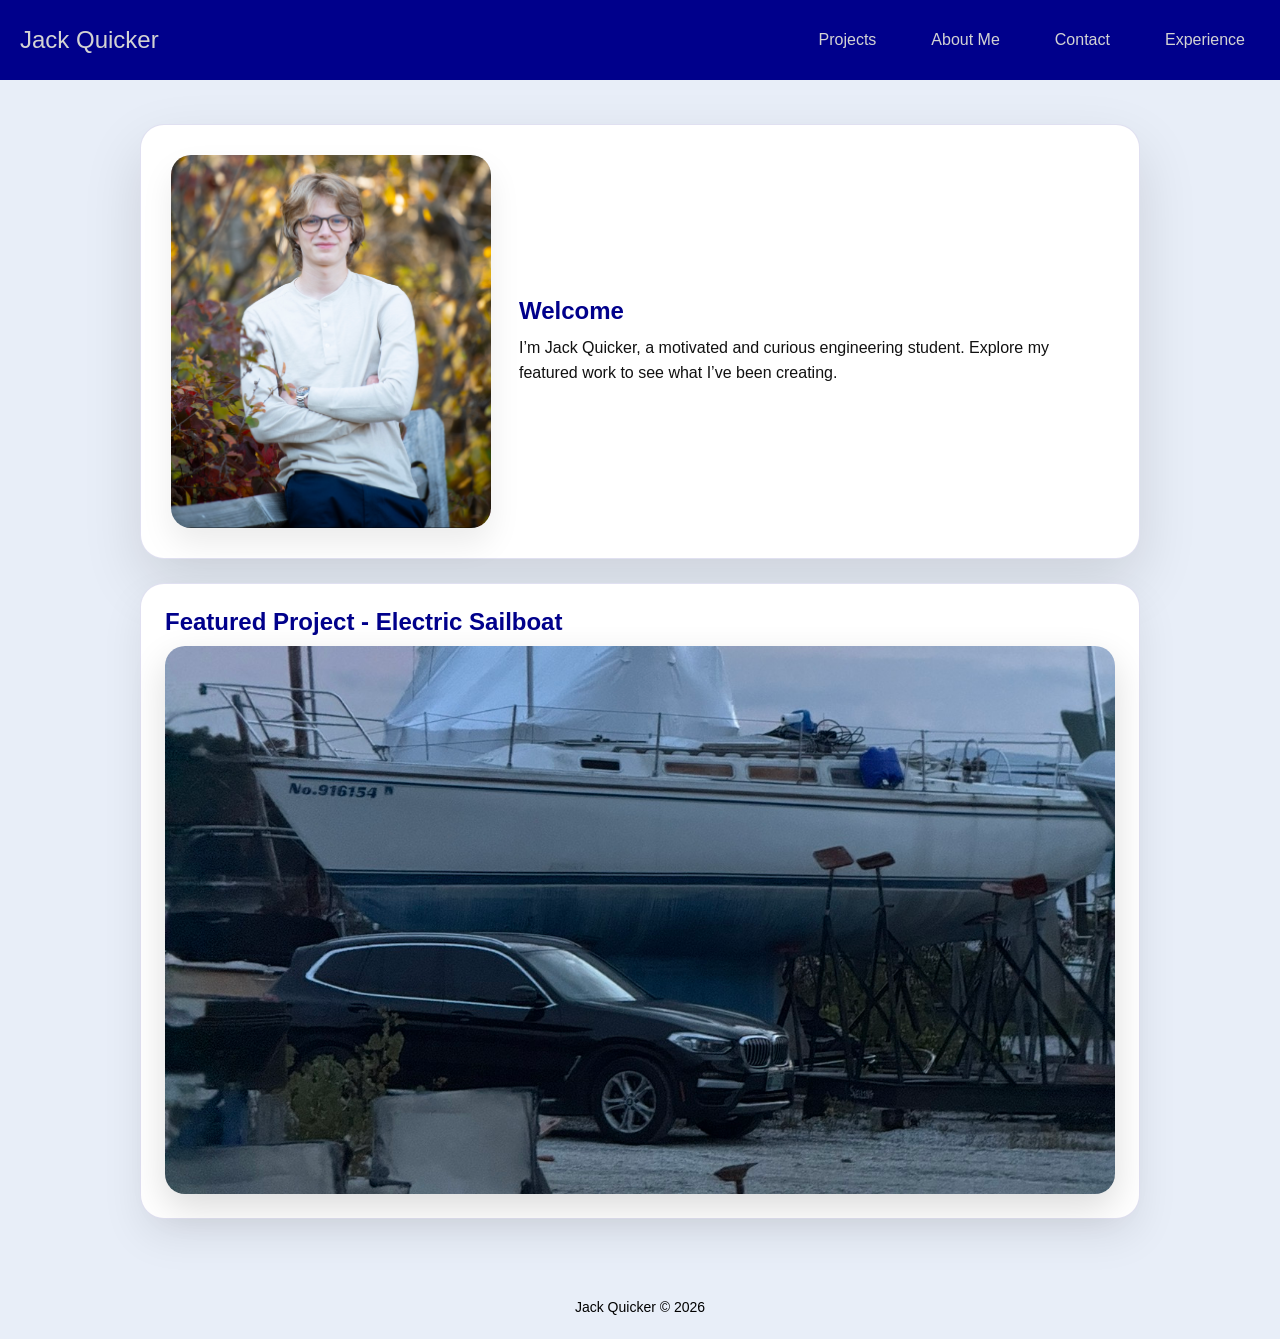
<file: index.html>
<!DOCTYPE html>
<html lang="en">
<head>
  <meta charset="UTF-8">
  <title>Jack Quicker</title>
  <link rel="stylesheet" href="css/style.css">
</head>
<body>

  <div id="top-bar">
    <div id="name">Jack Quicker</div>
    <div id="nav-buttons">
      <a href="projects.html" class="button">Projects</a>
      <a href="about.html" class="button">About Me</a>
      <a href="contact.html" class="button">Contact</a>
      <div class="nav-item dropdown">
        <a href="experience.html" class="button" aria-haspopup="true">Experience</a>
        <div class="dropdown-menu">
          <a href="experience.html?filter=all">All Experience</a>
          <a href="experience.html?filter=engineering">Engineering Work</a>
          <a href="experience.html?filter=work">Work</a>
          <a href="experience.html?filter=education">Education</a>
        </div>
      </div>
    </div>
  </div>

  <div class="home-content">
    <div class="intro-section">
      <img src="images/jack-img.PNG" alt="Jack Quicker" id="profile-img">
      <div class="intro-text">
        <h2>Welcome</h2>
        <p>I’m Jack Quicker, a motivated and curious engineering student. Explore my featured work to see what I’ve been creating.</p>
      </div>
    </div>

    <div class="featured-project-section">
      <h2>Featured Project - Electric Sailboat</h2>
      <a href="projects.html" class="featured-project-link" aria-label="View featured project">
        <img src="images/boat-car.jpg" alt="Featured project: electric boat conversion" class="featured-image">
        <div class="featured-project-overlay">
          <h3>Electric Sailboat Conversion</h3>
          <p>Explore the full project</p>
          <p>Photo - Falmari in 2025</p>
        </div>
      </a>
    </div>
  </div>

  <script src="js/script.js"></script>
  <p id="footer">Jack Quicker © 2026 </p>
</body>
</html>
</file>
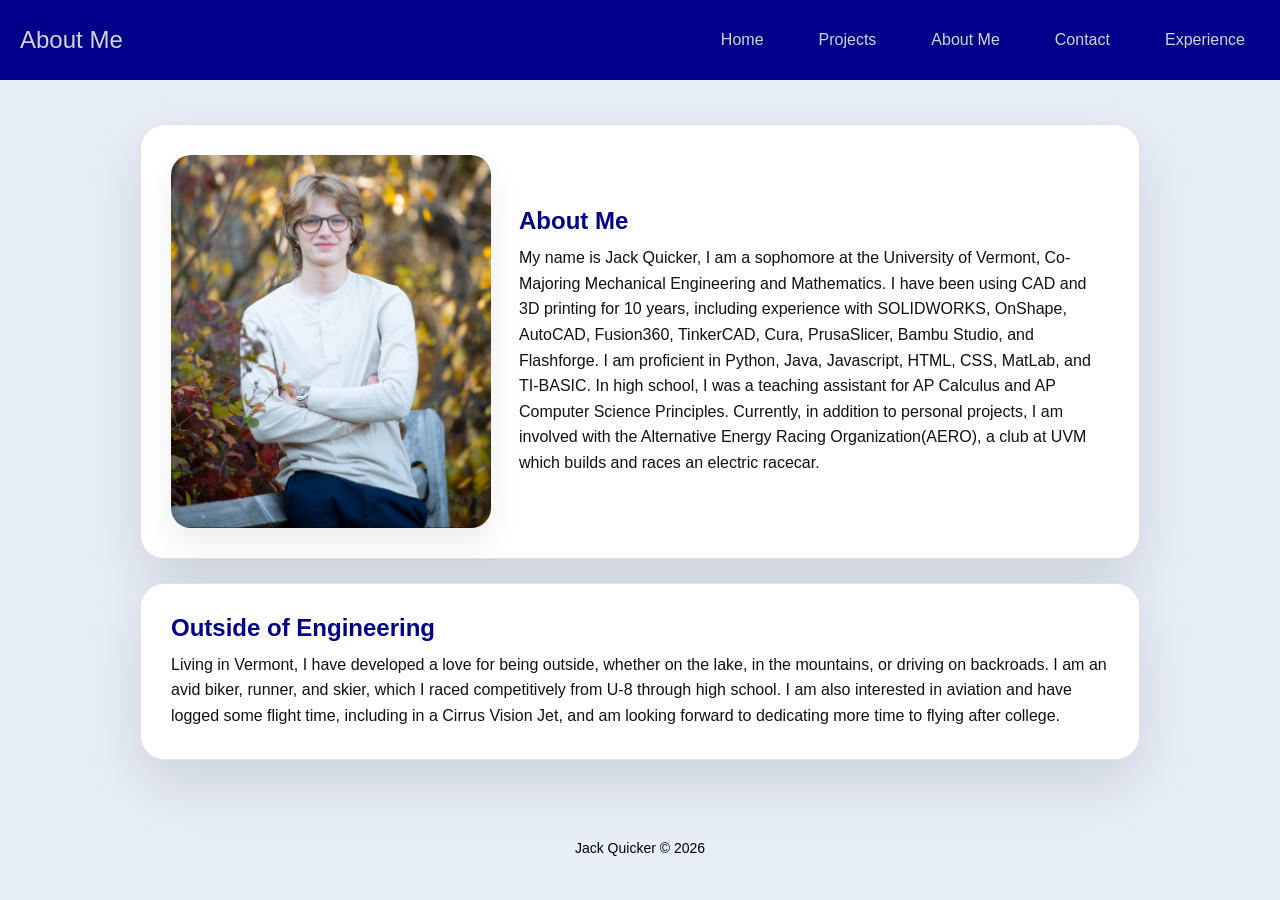
<file: about.html>
<!DOCTYPE html>
<html lang="en">
<head>
  <meta charset="UTF-8">
  <title>About Me</title>
  <link rel="stylesheet" href="css/style.css">
</head>
<body>

  <div id="top-bar">
    <div id="name">About Me</div>
    <div id="nav-buttons">
      <a href="index.html" class="button">Home</a>
      <a href="projects.html" class="button">Projects</a>
      <a href="about.html" class="button">About Me</a>
      <a href="contact.html" class="button">Contact</a>
      <div class="nav-item dropdown">
        <a href="experience.html" class="button" aria-haspopup="true">Experience</a>
        <div class="dropdown-menu">
          <a href="experience.html?filter=all">All Experience</a>
          <a href="experience.html?filter=engineering">Engineering Work</a>
          <a href="experience.html?filter=work">Work</a>
          <a href="experience.html?filter=education">Education</a>
        </div>
      </div>
    </div>
  </div>

  <div class="home-content">
    <div class="intro-section">
      <img src="images/jack-img.PNG" alt="Jack Quicker" id="profile-img">
      <div class="intro-text">
        <h2>About Me</h2>
        <p>My name is Jack Quicker, I am a sophomore at the University of Vermont, Co-Majoring Mechanical Engineering and Mathematics. I have been using CAD and 3D printing for 10 years, including experience with SOLIDWORKS, OnShape, AutoCAD, Fusion360, TinkerCAD, Cura, PrusaSlicer, Bambu Studio, and Flashforge. I am proficient in Python, Java, Javascript, HTML, CSS, MatLab, and TI-BASIC. In high school, I was a teaching assistant for AP Calculus and AP Computer Science Principles. Currently, in addition to personal projects, I am involved with the Alternative Energy Racing Organization(AERO), a club at UVM which builds and races an electric racecar.</p>
      </div>
    </div>

    <div class="intro-section">
      <div class="intro-text">
        <h2>Outside of Engineering</h2>
<p>Living in Vermont, I have developed a love for being outside, whether on the lake, in the mountains, or driving on backroads. I am an avid biker, runner, and skier, which I raced competitively from U-8 through high school. I am also interested in aviation and have logged some flight time, including in a Cirrus Vision Jet, and am looking forward to dedicating more time to flying after college.</p>      </div>
    </div>
  </div>
  <p id="footer">Jack Quicker © 2026 </p>
  <script src="js/script.js"></script>
</body>
</html>
</file>
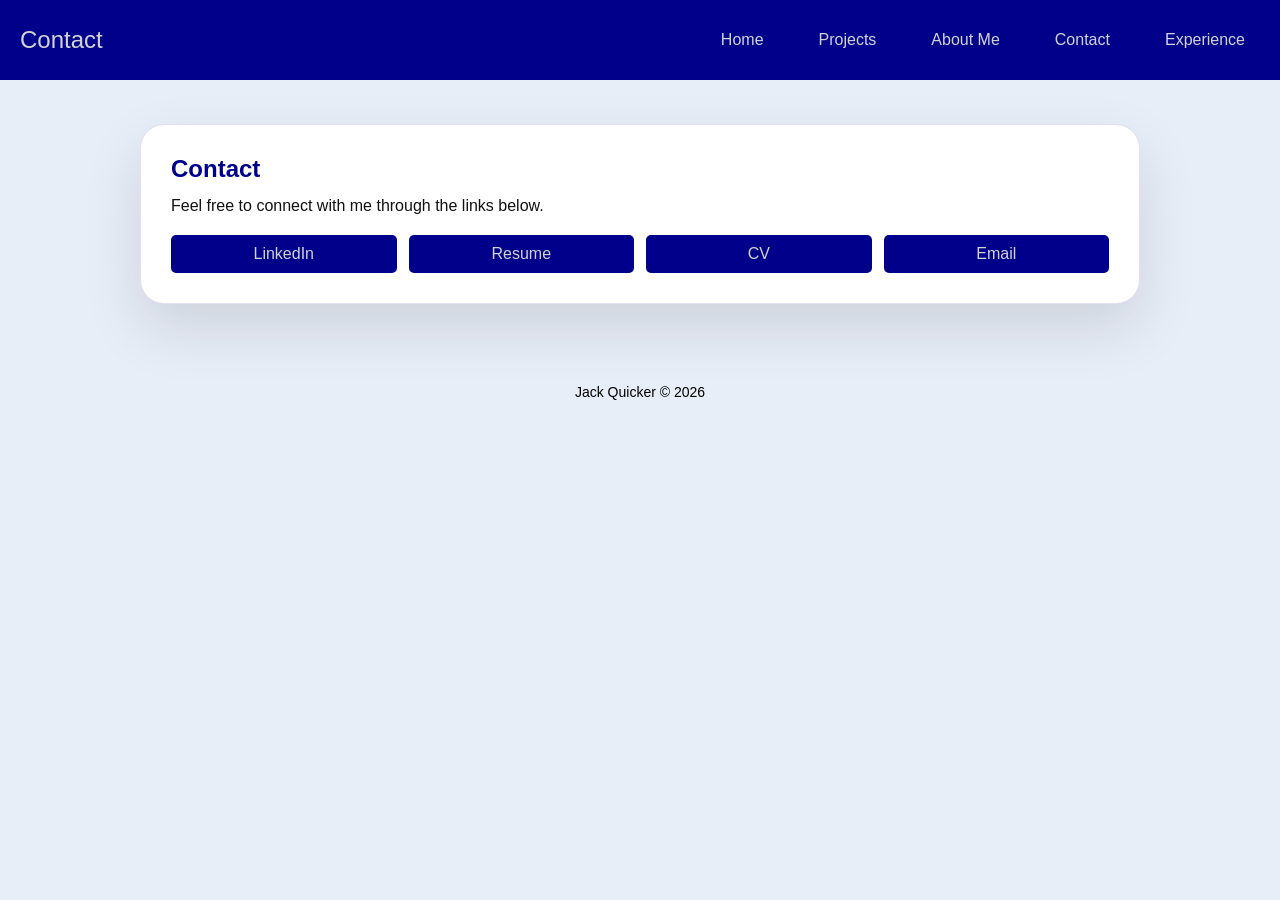
<file: contact.html>
<!DOCTYPE html>
<html lang="en">
<head>
  <meta charset="UTF-8">
  <title>Contact</title>
  <link rel="stylesheet" href="css/style.css">
</head>
<body>

  <div id="top-bar">
    <div id="name">Contact</div>
    <div id="nav-buttons">
      <a href="index.html" class="button">Home</a>
      <a href="projects.html" class="button">Projects</a>
      <a href="about.html" class="button">About Me</a>
      <a href="contact.html" class="button">Contact</a>
      <div class="nav-item dropdown">
        <a href="experience.html" class="button" aria-haspopup="true">Experience</a>
        <div class="dropdown-menu">
          <a href="experience.html?filter=all">All Experience</a>
          <a href="experience.html?filter=engineering">Engineering Work</a>
          <a href="experience.html?filter=work">Work</a>
          <a href="experience.html?filter=education">Education</a>
        </div>
      </div>
    </div>
  </div>

  <div class="home-content">
    <div class="intro-section">
      <div class="intro-text">
        <h2>Contact</h2>
        <p>Feel free to connect with me through the links below. </p>
        <div class="contact-links">
          <a href="https://www.linkedin.com/in/jack-quicker" target="_blank" rel="noopener noreferrer" class="button contact-button">LinkedIn</a>
          <a href="#" class="button contact-button">Resume</a>
          <a href="#" class="button contact-button">CV</a>
          <a href="mailto:jackquickeremail@gmail.com" class="button contact-button" alt = "jackquickeremail@gmail.com">Email</a>
        </div>
      </div>
    </div>
  </div>
  <p id="footer">Jack Quicker © 2026 </p>
  <script src="js/script.js"></script>
</body>
</html>
</file>
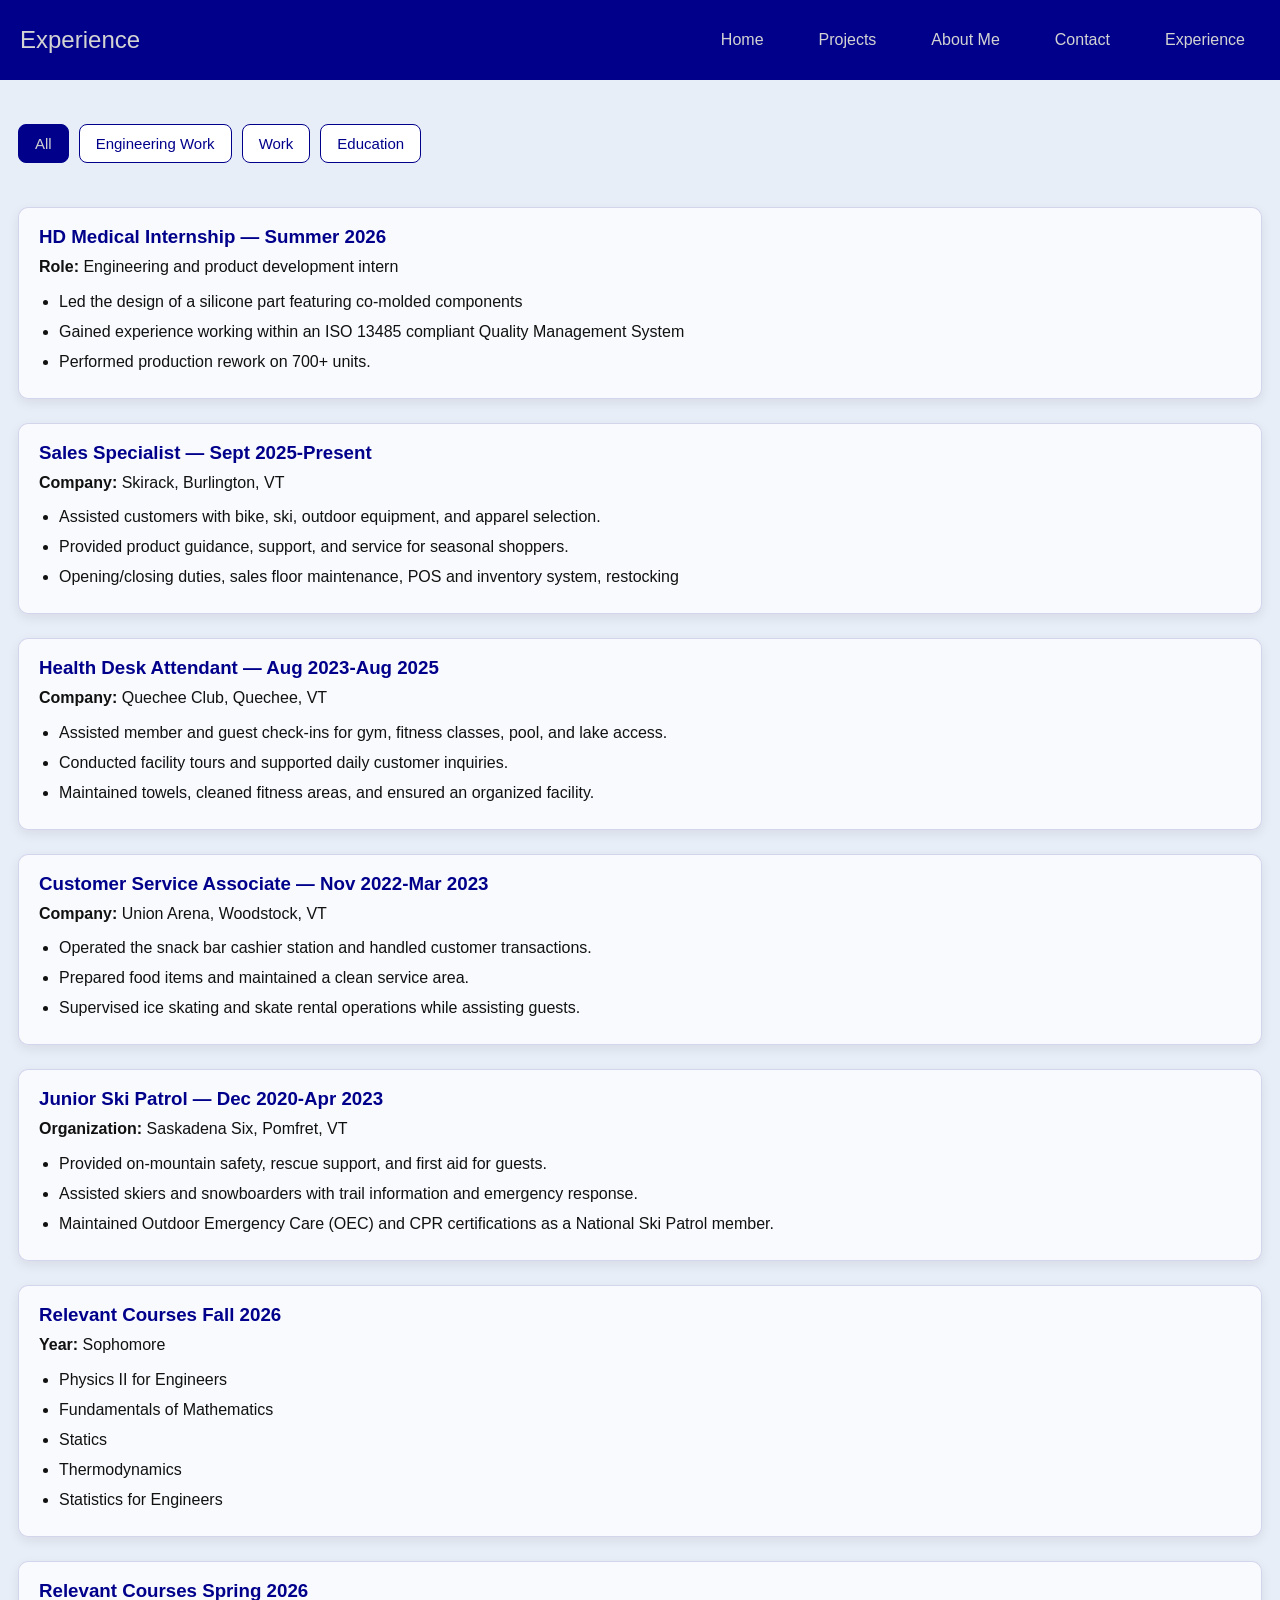
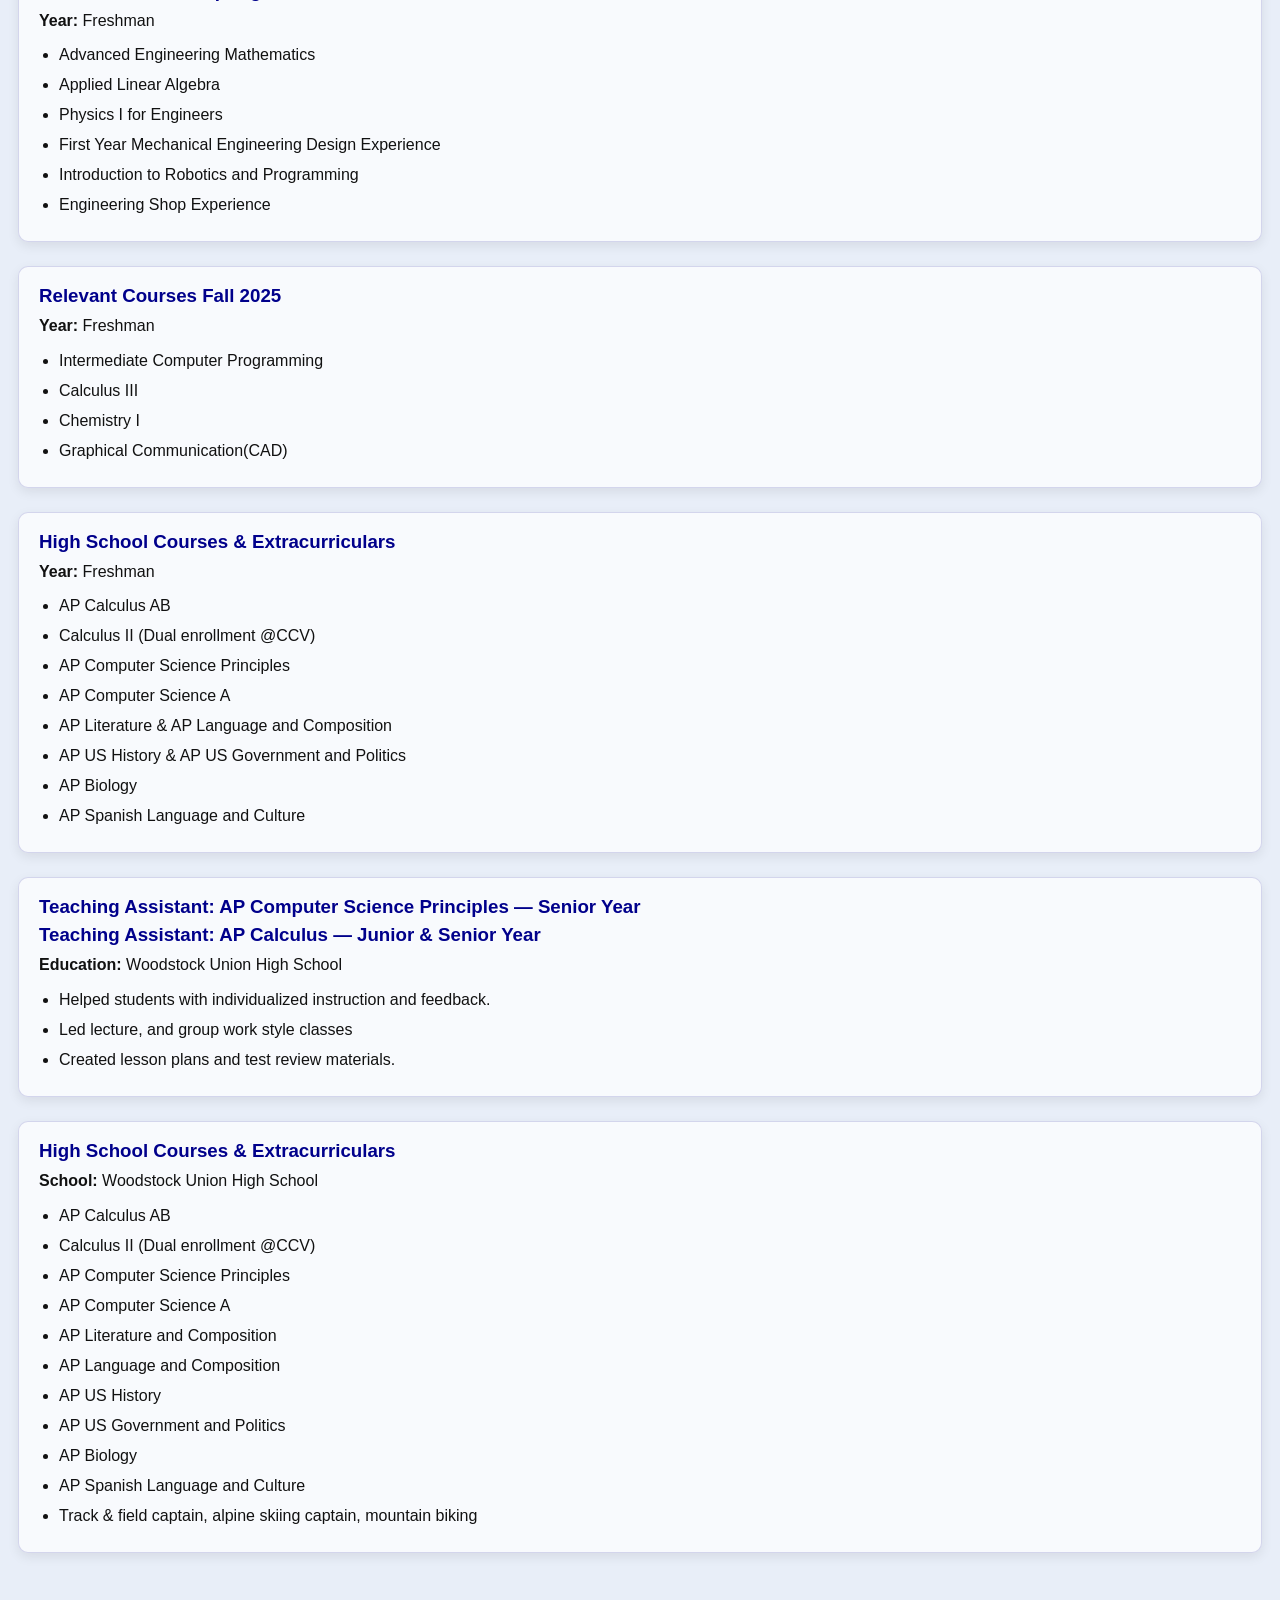
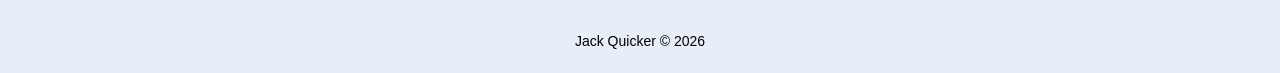
<file: experience.html>
<!DOCTYPE html>
<html lang="en">
<head>
  <meta charset="UTF-8">
  <title>Experience</title>
  <link rel="stylesheet" href="css/style.css">
</head>
<body>

  <div id="top-bar">
    <div id="name">Experience</div>
    <div id="nav-buttons">
      <a href="index.html" class="button">Home</a>
      <a href="projects.html" class="button">Projects</a>
      <a href="about.html" class="button">About Me</a>
      <a href="contact.html" class="button">Contact</a>
      <div class="nav-item dropdown">
        <a href="experience.html" class="button" aria-haspopup="true">Experience</a>
        <div class="dropdown-menu">
          <a href="experience.html?filter=all">All Experience</a>
          <a href="experience.html?filter=engineering">Engineering Work</a>
          <a href="experience.html?filter=work">Work</a>
          <a href="experience.html?filter=education">Education</a>
        </div>
      </div>
    </div>
  </div>

  <div class="content">
    <div class="filter-bar">
      <button class="filter-button active" type="button" data-filter="all">All</button>
      <button class="filter-button" type="button" data-filter="engineering">Engineering Work</button>
      <button class="filter-button" type="button" data-filter="work">Work</button>
      <button class="filter-button" type="button" data-filter="education">Education</button>
    </div>

    <div class="experience-card" data-category="engineering">
      <h3>HD Medical Internship — Summer 2026</h3>
      <p><strong>Role:</strong> Engineering and product development intern</p>
      <ul>
        <li>Led the design of a silicone part featuring co-molded components</li>
        <li>Gained experience working within an ISO 13485 compliant Quality Management System</li>
        <li>Performed production rework on 700+ units.</li>
      </ul>
    </div>

    <div class="experience-card" data-category="work">
      <h3>Sales Specialist — Sept 2025-Present</h3>
      <p><strong>Company:</strong> Skirack, Burlington, VT</p>
      <ul>
        <li>Assisted customers with bike, ski, outdoor equipment, and apparel selection.</li>
        <li>Provided product guidance, support, and service for seasonal shoppers.</li>
        <li>Opening/closing duties, sales floor maintenance, POS and inventory system, restocking</li>
      </ul>
    </div>

    <div class="experience-card" data-category="work">
      <h3>Health Desk Attendant — Aug 2023-Aug 2025</h3>
      <p><strong>Company:</strong> Quechee Club, Quechee, VT</p>
      <ul>
        <li>Assisted member and guest check-ins for gym, fitness classes, pool, and lake access.</li>
        <li>Conducted facility tours and supported daily customer inquiries.</li>
        <li>Maintained towels, cleaned fitness areas, and ensured an organized facility.</li>
      </ul>
    </div>

    <div class="experience-card" data-category="work">
      <h3>Customer Service Associate — Nov 2022-Mar 2023</h3>
      <p><strong>Company:</strong> Union Arena, Woodstock, VT</p>
      <ul>
        <li>Operated the snack bar cashier station and handled customer transactions.</li>
        <li>Prepared food items and maintained a clean service area.</li>
        <li>Supervised ice skating and skate rental operations while assisting guests.</li>
      </ul>
    </div>

    <div class="experience-card" data-category="work">
      <h3>Junior Ski Patrol — Dec 2020-Apr 2023</h3>
      <p><strong>Organization:</strong> Saskadena Six, Pomfret, VT</p>
      <ul>
        <li>Provided on-mountain safety, rescue support, and first aid for guests.</li>
        <li>Assisted skiers and snowboarders with trail information and emergency response.</li>
        <li>Maintained Outdoor Emergency Care (OEC) and CPR certifications as a National Ski Patrol member.</li>
      </ul>
    </div>
 <div class="experience-card" data-category="school">
      <h3>Relevant Courses Fall 2026</h3>
      <p><strong>Year:</strong> Sophomore</p>
      <ul>
        <li>Physics II for Engineers</li>
        <li>Fundamentals of Mathematics</li>
        <li>Statics</li>
        <li>Thermodynamics</li>
        <li>Statistics for Engineers</li>
      </ul>
    </div>
    <div class="experience-card" data-category="school">
      <h3>Relevant Courses Spring 2026</h3>
      <p><strong>Year:</strong> Freshman</p>
      <ul>
        <li>Advanced Engineering Mathematics</li>
        <li>Applied Linear Algebra</li>
        <li>Physics I for Engineers</li>
        <li>First Year Mechanical Engineering Design Experience</li>
        <li>Introduction to Robotics and Programming</li>
        <li>Engineering Shop Experience</li>
      </ul>
    </div>
    <div class="experience-card" data-category="school">
      <h3>Relevant Courses Fall 2025</h3>
      <p><strong>Year:</strong> Freshman</p>
      <ul>
        <li>Intermediate Computer Programming</li>
        <li>Calculus III</li>
        <li>Chemistry I</li>
        <li>Graphical Communication(CAD)</li>
      </ul>
    </div>
        <div class="experience-card" data-category="school">
      <h3>High School Courses & Extracurriculars</h3>
      <p><strong>Year:</strong> Freshman</p>
      <ul>
        <li>AP Calculus AB</li>
        <li>Calculus II (Dual enrollment @CCV)</li>
        <li>AP Computer Science Principles</li>
        <li>AP Computer Science A</li>
        <li>AP Literature & AP Language and Composition</li>
        <li>AP US History & AP US Government and Politics</li>
        <li>AP Biology</li>
        <li>AP Spanish Language and Culture</li>
      </ul>
    </div>
        <div class="experience-card" data-category="school">
      <h3>Teaching Assistant: AP Computer Science Principles  — Senior Year </h3>
      <h3>Teaching Assistant: AP Calculus  — Junior & Senior Year </h3>
      <p><strong>Education:</strong> Woodstock Union High School</p>
      <ul>
        <li>Helped students with individualized instruction and feedback.</li>
        <li>Led lecture, and group work style classes</li>
        <li>Created lesson plans and test review materials.</li>
      </ul>
    </div>
        <div class="experience-card" data-category="school">
      <h3>High School Courses & Extracurriculars</h3>
      <p><strong>School:</strong> Woodstock Union High School</p>
      <ul>
        <li>AP Calculus AB</li>
        <li>Calculus II (Dual enrollment @CCV)</li>
        <li>AP Computer Science Principles</li>
        <li>AP Computer Science A</li>
        <li>AP Literature and Composition</li>
        <li>AP Language and Composition</li>
        <li>AP US History </li>
        <li>AP US Government and Politics</li>
        <li>AP Biology</li>
        <li>AP Spanish Language and Culture</li>
        <li>Track & field captain, alpine skiing captain, mountain biking</li>
      </ul>
    </div>

    
  </div>
  
  <p id="footer">Jack Quicker © 2026 </p>
  <script src="js/script.js"></script>
</body>
</html>
</file>
<file: css/style.css>
:root {
  --primary: darkblue;
  --secondary: lightgray;
  --accent: blue;
  --text: #111;
  --white: #fff;
  --shadow: rgba(0, 0, 0, 0.2);
}

* {
  box-sizing: border-box;
}

body {
  font-family: sans-serif;
  margin: 100px 0 0;
  background-color: #e8eef8;
  color: var(--text);
}

#top-bar,
.top-bar {
  display: flex;
  align-items: center;
  justify-content: space-between;
  position: fixed;
  top: 0;
  left: 0;
  width: 100%;
  height: 80px;
  padding: 10px 15px 10px 10px;
  background-color: var(--primary);
  color: var(--secondary);
  font-size: 24px;
  box-sizing: border-box;
}

#name,
.site-title {
  padding: 10px 15px 10px 10px;
  color: var(--secondary);
}

#nav-buttons,
.nav-buttons {
  display: flex;
  gap: 15px;
}

.nav-item {
  position: relative;
}

.dropdown .button {
  display: inline-flex;
  align-items: center;
}

.dropdown-menu {
  display: none;
  position: absolute;
  top: 100%;
  right: 0;
  left: auto;
  min-width: 220px;
  background-color: var(--white);
  color: var(--text);
  border: 1px solid rgba(0, 0, 139, 0.15);
  border-radius: 10px;
  box-shadow: 0 12px 24px rgba(0, 0, 0, 0.15);
  padding: 10px 0;
  z-index: 10;
  white-space: nowrap;
}

.dropdown-menu a {
  display: block;
  padding: 10px 16px;
  color: var(--text);
  text-decoration: none;
  font-size: 15px;
}

.dropdown-menu a:hover,
.dropdown-menu a:focus-visible {
  background-color: rgba(0, 0, 139, 0.08);
}

.dropdown:hover .dropdown-menu,
.dropdown:focus-within .dropdown-menu {
  display: block;
}

.button {
  display: inline-block;
  background-color: var(--primary);
  color: var(--secondary);
  text-decoration: none;
  padding: 10px 20px;
  border-radius: 5px;
  font-size: 16px;
  cursor: pointer;
  text-align: center;
}

.button:hover,
.button:focus-visible {
  background-color: var(--accent);
  color: var(--secondary);
}

.contact-links {
  display: flex;
  flex-wrap: wrap;
  gap: 12px;
  margin-top: 16px;
  align-items: center;
}

.contact-button {
  flex: 1 1 180px;
  min-width: 160px;
}

.contact-links .button {
  white-space: nowrap;
}

img {
  max-width: 100%;
  height: auto;
  padding: 0;
}

.home-content,
.content {
  display: flex;
  flex-direction: column;
  gap: 24px;
  padding: 24px 18px 40px 18px;
}

.home-content {
  width: 100%;
  max-width: 1120px;
  margin: 0 auto;
  align-items: center;
}

.content {
  max-width: none;
  margin: 0;
}

.intro-section {
  display: grid;
  grid-template-columns: minmax(0, 320px) minmax(320px, 1fr);
  align-items: center;
  gap: 28px;
  width: 100%;
  max-width: 1000px;
  padding: 30px;
  background: var(--white);
  border: 1px solid rgba(0, 0, 139, 0.12);
  border-radius: 24px;
  box-shadow: 0 24px 60px rgba(0, 0, 0, 0.12);
  margin: 0 auto;
}

.intro-section > :only-child {
  grid-column: 1 / -1;
}

#profile-img,
.profile-img {
  width: 100%;
  height: auto;
  padding: 0;
  margin: 0;
  border-radius: 20px;
  box-shadow: 0 16px 32px rgba(0, 0, 0, 0.08);
}

.intro-text {
  flex: 1;
}

.intro-text h2,
.featured-project-section h2,
.content h3 {
  margin-top: 0;
  margin-bottom: 10px;
  color: var(--primary);
}

.intro-text p {
  margin: 0;
  line-height: 1.6;
  font-size: 16px;
}

.featured-project-section {
  width: 100%;
  max-width: 1000px;
  margin: 0 auto;
  padding: 24px;
  background: var(--white);
  border: 1px solid rgba(0, 0, 139, 0.12);
  border-radius: 24px;
  box-shadow: 0 18px 42px rgba(0, 0, 0, 0.08);
}

.featured-project-link {
  display: block;
  position: relative;
  width: 100%;
  border-radius: 20px;
  overflow: hidden;
  box-shadow: 0 14px 36px rgba(0, 0, 0, 0.14);
  text-decoration: none;
  margin: 0;
}

.featured-image,
#boat-car-img {
  display: block;
  width: 100%;
  height: auto;
  padding: 0;
  transition: filter 0.2s ease;
}

.featured-project-overlay {
  position: absolute;
  inset: 0;
  display: flex;
  flex-direction: column;
  justify-content: flex-end;
  padding: 24px;
  background: linear-gradient(to top, rgba(0, 0, 0, 0.75), rgba(0, 0, 0, 0));
  color: var(--white);
  opacity: 0;
  transform: translateY(10px);
  transition: opacity 0.2s ease, transform 0.2s ease;
}

.featured-project-overlay h3,
.featured-project-overlay p {
  margin: 0;
}

.featured-project-link:hover .featured-image,
.featured-project-link:focus-within .featured-image,
.featured-project-link:hover #boat-car-img,
.featured-project-link:focus-within #boat-car-img {
  filter: brightness(0.7) saturate(0.9);
}

.featured-project-link:hover .featured-project-overlay,
.featured-project-link:focus-within .featured-project-overlay {
  opacity: 1;
  transform: translateY(0);
}

.projects-page .project-gallery {
  display: grid;
  grid-template-columns: repeat(auto-fit, minmax(240px, 1fr));
  gap: 20px;
  justify-content: center;
  width: 100%;
}

.projects-page .img-block {
  display: flex;
  flex-direction: column;
  align-items: center;
  gap: 10px;
  width: 100%;
  max-width: 360px;
  margin: 0 auto;
}

.projects-page .img-block img {
  width: 100%;
  max-width: 100%;
  height: auto;
  max-height: 260px;
  object-fit: cover;
  border-radius: 12px;
}

.projects-page .img-block p {
  font-size: 14px;
  margin: 0;
  text-align: center;
}

.projects-page .project-description {
  padding: 10px;
  margin: 0;
  line-height: 1.6;
}

.projects-page .project-game-hub {
  display: flex;
  gap: 20px;
  flex-wrap: wrap;
  align-items: flex-start;
  justify-content: center;
}

.projects-page .project-game-hub .img-block {
  max-width: 240px;
}

.projects-page .project-action,
.projects-page .project-action-game {
  display: flex;
  flex-direction: column;
  align-items: flex-start;
  justify-content: flex-start;
  max-width: 420px;
  gap: 16px;
}

.projects-page .project-action .project-description,
.projects-page .project-action-game .project-description {
  margin: 0;
}

.projects-page .project-action .blue-button,
.projects-page .project-action-game .blue-button {
  background: #1e40af;
  color: #fff;
  border: none;
  border-radius: 10px;
  padding: 16px 26px;
  font-size: 16px;
  cursor: pointer;
  transition: background-color 0.2s ease, transform 0.1s ease;
  display: inline-block;
}

.projects-page .project-action .blue-button:hover,
.projects-page .project-action .blue-button:focus-visible,
.projects-page .project-action-game .blue-button:hover,
.projects-page .project-action-game .blue-button:focus-visible {
  background: #2563eb;
}

.projects-page .project-action .blue-button:disabled,
.projects-page .project-action-game .blue-button:disabled {
  opacity: 0.6;
  cursor: not-allowed;
}

.projects-page .project-game-hub .img-block img {
  width: 100%;
  max-width: 240px;
  height: auto;
  min-height: 160px;
  object-fit: cover;
}

@media (max-width: 900px) {
  .projects-page .project-gallery {
    grid-template-columns: 1fr;
  }
}

@media (max-width: 700px) {
  .intro-section {
    flex-direction: column;
    align-items: center;
  }

  .projects-page .project-gallery {
    grid-template-columns: 1fr;
  }

  .top-bar {
    flex-wrap: wrap;
    row-gap: 10px;
    height: auto;
    padding-bottom: 10px;
  }

  .contact-links {
    justify-content: center;
  }
}

.experience-card {
  background: rgba(255, 255, 255, 0.7);
  border: 1px solid rgba(0, 0, 139, 0.15);
  border-radius: 10px;
  padding: 18px 20px;
  box-shadow: 0 4px 12px rgba(0, 0, 0, 0.08);
}

.experience-card h3 {
  margin: 0 0 6px;
}

.experience-card p {
  margin: 0 0 10px;
  line-height: 1.6;
}

.experience-card ul {
  margin: 0;
  padding-left: 20px;
}

.experience-card li {
  margin-bottom: 6px;
  line-height: 1.5;
}

.filter-bar {
  display: flex;
  flex-wrap: wrap;
  gap: 10px;
  margin-bottom: 20px;
}

.filter-button {
  border: 1px solid var(--primary);
  background-color: var(--white);
  color: var(--primary);
  border-radius: 8px;
  padding: 10px 16px;
  font-size: 15px;
  cursor: pointer;
  transition: background-color 0.2s ease, color 0.2s ease, transform 0.2s ease;
}

.filter-button:hover,
.filter-button.active {
  background-color: var(--primary);
  color: var(--secondary);
}

.experience-card.hidden {
  display: none;
}

.spanish-game-overlay {
  position: fixed;
  inset: 0;
  display: none;
  align-items: center;
  justify-content: center;
  background: rgba(0, 0, 0, 0.75);
  z-index: 2000;
  padding: 20px;
}

.spanish-game-overlay-panel {
  width: 100%;
  max-width: 1200px;
  max-height: 100%;
  background: #fff;
  border-radius: 18px;
  overflow: hidden;
  display: flex;
  flex-direction: column;
  box-shadow: 0 20px 60px rgba(0, 0, 0, 0.35);
}

.overlay-header {
  display: flex;
  justify-content: space-between;
  align-items: center;
  padding: 16px 20px;
  background: #1e40af;
  color: #fff;
}

.overlay-header h2 {
  margin: 0;
  font-size: 20px;
}

button.close-button {
  background: rgba(255, 255, 255, 0.15);
  color: #fff;
  border: 1px solid rgba(255, 255, 255, 0.35);
  border-radius: 10px;
  padding: 10px 18px;
}

button.close-button:hover,
button.close-button:focus-visible {
  background: rgba(255, 255, 255, 0.25);
}

.spanish-game-root {
  flex: 1 1 auto;
  min-height: 0;
  position: relative;
  overflow: auto;
}

.no-scroll {
  overflow: hidden;
}

#footer,
.footer {
  text-align: center;
  color: #000;
  font-size: 14px;
  margin-top: 40px;
  padding-bottom: 10px;
}
</file>
